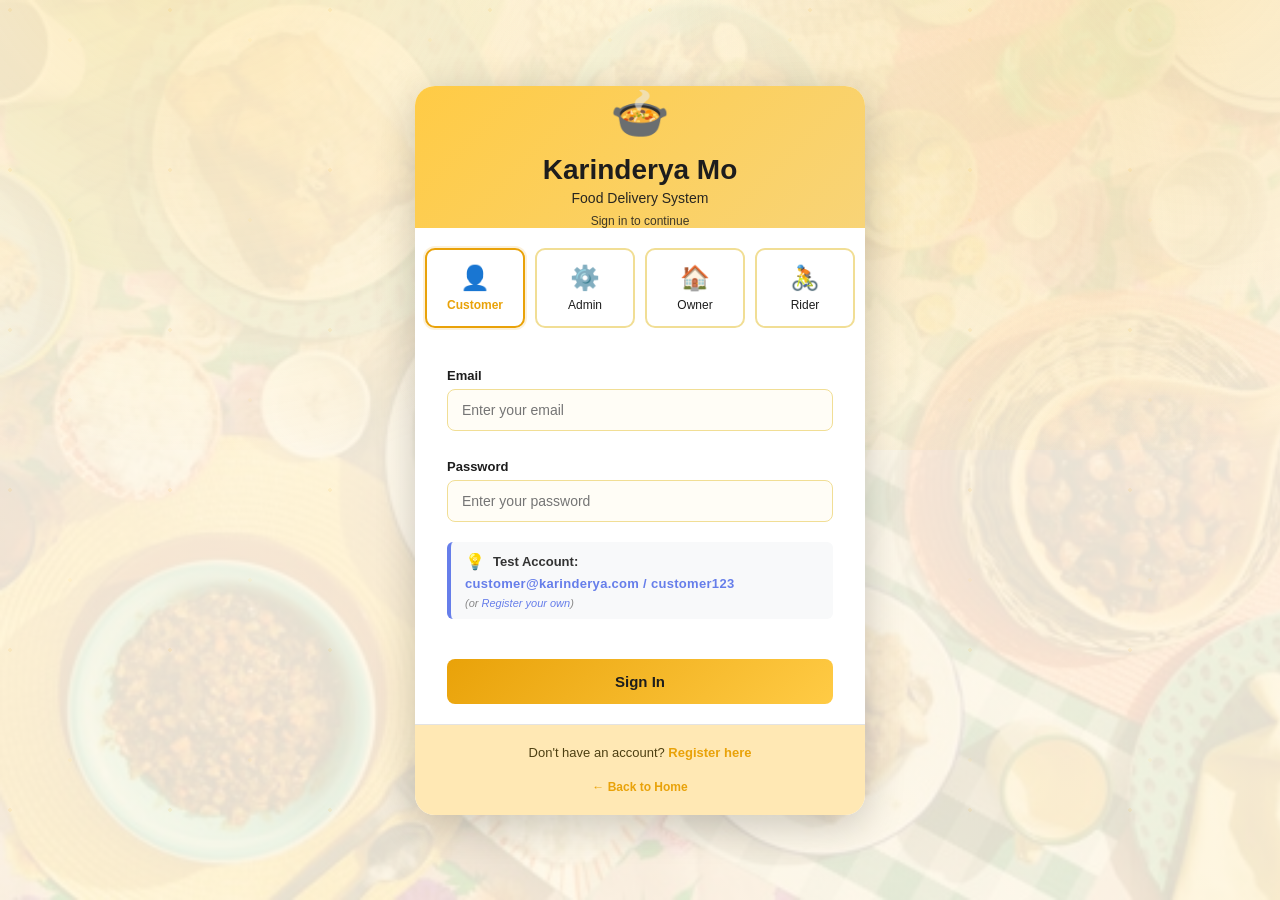
<file: PhCuisineSys/main/login.html>
<!DOCTYPE html>
<html lang="en">
<head>
  <meta charset="UTF-8">
  <meta name="viewport" content="width=device-width,initial-scale=1.0">
  <title>Login — Karinderya Mo</title>
  <link rel="stylesheet" href="../css/design.css">
  <link rel="stylesheet" href="../css/login.css">
</head>
<body class="login-body">
  <div class="login-wrapper">
    <div class="login-card">
      
      <div class="login-header">
        <div class="logo-icon">🍲</div>
        <h1 class="site-name">Karinderya Mo</h1>
        <p class="header-subtitle site-desc">Food Delivery System</p>
        <p class="header-text">Sign in to continue</p>
      </div>

      
      <div id="error-message" class="alert alert-danger" style="display:none;"></div>

      
      <div class="role-selector" style="display:flex; gap:10px; justify-content:center; flex-wrap:nowrap;">
        <button class="role-btn active" data-role="customer" style="flex:1 1 0; min-width:100px; max-width:140px;">
          <span class="role-icon">👤</span>
          <span>Customer</span>
        </button>
        <button class="role-btn" data-role="admin" style="flex:1 1 0; min-width:100px; max-width:140px;">
          <span class="role-icon">⚙️</span>
          <span>Admin</span>
        </button>
        <button class="role-btn" data-role="owner" style="flex:1 1 0; min-width:100px; max-width:140px;">
          <span class="role-icon">🏠</span>
          <span>Owner</span>
        </button>
        <button class="role-btn" data-role="rider" style="flex:1 1 0; min-width:100px; max-width:140px;">
          <span class="role-icon">🚴</span>
          <span>Rider</span>
        </button>
      </div>

      
      <form id="login-form">
        <div class="form-group" id="email-group">
          <label id="email-label">Email</label>
          <input type="text" id="email" placeholder="Enter your email" required>
        </div>
        <div class="form-group">
          <label>Password</label>
          <input type="password" id="password" placeholder="Enter your password" required>
        </div>

        
        <div id="test-creds" style="display: none; margin: -8px 0 16px; padding: 10px 14px; background: #f8f9fa; border-left: 4px solid #667eea; border-radius: 6px;">
          <div style="display: flex; align-items: center; gap: 8px; margin-bottom: 5px;">
            <span style="font-size: 16px;">💡</span>
            <span id="creds-label" style="font-weight: 600; color: #333; font-size: 13px;">Test Account:</span>
          </div>
          <div id="creds-text" style="font-family: 'Poppins', 'Segoe UI', Arial, sans-serif; color: #667eea; font-size: 13px; font-weight: 600; letter-spacing: 0.3px; margin-bottom: 6px;">
            customer@karinderya.com / customer123
          </div>
          <div id="register-link" style="font-size: 11px; color: #888; font-style: italic;">
            (or <a href="../register.php" style="color: #667eea; text-decoration: none;">Register your own</a>)
          </div>
        </div>

        <button type="submit" class="login-btn">Sign In</button>
      </form>

      
      <div class="login-footer">
        <p>Don't have an account? <a href="../register.php">Register here</a></p>
        <a href="../index.php" class="back-link">← Back to Home</a>
      </div>
    </div>
  </div>

  <script>
    let selectedRole = 'customer';

    const emailGroup = document.getElementById('email-group');
    const emailInput = document.getElementById('email');
    const emailLabel = document.getElementById('email-label');
    const testCredsBox = document.getElementById('test-creds');
    const credsText = document.getElementById('creds-text');
    const credsLabel = document.getElementById('creds-label');
    const registerLink = document.getElementById('register-link');
    const testCreds = {
      customer: 'customer@karinderya.com / customer123',
      rider: 'rider@karinderya.com / rider123',
      admin: 'admin123',
      owner: 'owner123'
    };
    document.querySelectorAll('.role-btn').forEach(btn => {
      btn.addEventListener('click', function() {
        document.querySelectorAll('.role-btn').forEach(b => b.classList.remove('active'));
        this.classList.add('active');
        selectedRole = this.dataset.role;
        testCredsBox.style.display = 'block';
        credsText.textContent = testCreds[selectedRole];
        if (selectedRole === 'customer' || selectedRole === 'rider') {
          credsLabel.textContent = 'Test Account:';
          registerLink.style.display = 'block';
        } else {
          credsLabel.textContent = 'Main Account:';
          registerLink.style.display = 'none';
        }
        if (selectedRole === 'admin' || selectedRole === 'owner') {
          emailGroup.style.display = 'none';
          emailInput.required = false;
          emailInput.value = '';
          document.getElementById('password').placeholder = selectedRole === 'admin' ? 'Admin password' : 'Owner password';
        } else {
          emailGroup.style.display = '';
          emailGroup.style.removeProperty('display');
          emailInput.required = true;
          emailLabel.textContent = 'Email';
          document.getElementById('password').placeholder = 'Enter your password';
        }
      });
    });
    testCredsBox.style.display = 'block';
    document.getElementById('login-form').addEventListener('submit', async function(e) {
      e.preventDefault();
      const email = document.getElementById('email').value.trim();
      const password = document.getElementById('password').value.trim();
      const errorMsg = document.getElementById('error-message');

      if(selectedRole !== 'admin' && selectedRole !== 'owner' && (!email || !password)) {
        errorMsg.textContent = 'Please fill in all fields.';
        errorMsg.style.display = 'block';
        return;
      }
      if((selectedRole === 'admin' || selectedRole === 'owner') && !password) {
        errorMsg.textContent = 'Please enter the password.';
        errorMsg.style.display = 'block';
        return;
      }
      const submitBtn = document.querySelector('.login-btn');
      const originalText = submitBtn.textContent;
      submitBtn.textContent = '⏳ Signing in...';
      submitBtn.disabled = true;

      try {
        const formData = new FormData();
        formData.append('email', email);
        formData.append('password', password);
        formData.append('role', selectedRole);

        const response = await fetch('login.php', {
          method: 'POST',
          body: formData
        });

        const result = await response.json();

        if (result.success) {
          errorMsg.style.display = 'none';
          errorMsg.textContent = result.message;
          setTimeout(() => {
            window.location.href = result.redirect;
          }, 500);
        } else {
          errorMsg.textContent = result.message;
          errorMsg.style.display = 'block';
          submitBtn.textContent = originalText;
          submitBtn.disabled = false;
        }
      } catch (error) {
        errorMsg.textContent = '❌ Network error: ' + error.message;
        errorMsg.style.display = 'block';
        submitBtn.textContent = originalText;
        submitBtn.disabled = false;
      }
    });
  </script>
  <script>
    (function(){
      function applySiteMeta(meta) {
        if (!meta) return;
        try {
          const m = typeof meta === 'string' ? JSON.parse(meta) : meta;
          if (m.site_name) {
            document.querySelectorAll('.site-name').forEach(el => el.textContent = m.site_name);
            document.title = (document.title.split('—')[0] || 'Login ') + '— ' + m.site_name;
          }
          if (m.site_description) {
            document.querySelectorAll('.site-desc').forEach(el => el.textContent = m.site_description);
          }
        } catch(e){}
      }
      applySiteMeta(localStorage.getItem('site_meta'));
      window.addEventListener('storage', (e) => {
        if (e.key === 'site_meta') applySiteMeta(e.newValue);
      });
    })();
  </script>
</body>
</html>
</file>
<file: PhCuisineSys/css/design.css>
@import url('../theme.php');

:root{
  
  --bg: var(--theme-bg, #fff9ea);
  --muted: var(--theme-muted, #ffe8b4);
  --card: #fff;
  
  
  --accent: var(--theme-primary, #ffcb45);
  --accent-2: var(--theme-secondary, #f8d477);
  --strong-accent: var(--theme-strong, #e9a209);
  
  
  --text: var(--theme-text, #1d1d1d);
  --radius: 12px;
}


body {
  margin: 0;
  font-family: 'Poppins', sans-serif; 
  background-color: var(--bg);
  color: var(--text);
}

.app {
  display: flex;
  flex-direction: column;
  min-height: 100vh;
}


header {
  display: flex;
  justify-content: space-between;
  align-items: center;
  
  background: linear-gradient(90deg, var(--accent), var(--accent-2)); 
  color: var(--text); 
  padding: 16px 32px; 
  position: sticky;
  top: 0;
  z-index: 100;
  box-shadow: 0 3px 6px rgba(0,0,0,0.1);
}

header .brand {
  display: flex;
  align-items: center;
  gap: 12px;
}

header .brand .logo {
  background-color: var(--strong-accent); 
  width: 50px;
  height: 50px;
  border-radius: 12px;
  display: flex;
  align-items: center;
  justify-content: center;
  font-weight: 700;
  font-size: 18px;
  color: var(--card); 
}

header h1 {
  margin: 0;
  font-size: 20px;
}

header p.lead {
  margin: 0;
  font-size: 12px;
  opacity: 0.8; 
}

header .actions {
  display: flex;
  align-items: center;
  gap: 8px;
}

header input.search {
  padding: 6px 10px;
  border-radius: 8px;
  border: none;
  outline: none;
  width: 180px;
  color: var(--text);
}


main {
  display: flex;
  flex: 1;
  gap: 24px;
  padding: 24px;
}


.category-section {
  width: 100%;
  margin-bottom: 20px;
}

.category-title {
  font-size: 20px;
  font-weight: 700;
  margin: 0 0 12px 0;
  padding-bottom: 6px;
  border-bottom: 3px solid var(--strong-accent); 
  display: inline-block;
}


.card {
  background-color: var(--card);
  border-radius: var(--radius);
  padding: 16px;
  display: flex;
  flex-direction: column;
  gap: 8px;
  box-shadow: 0 2px 8px rgba(0,0,0,0.1);
  transition: transform 0.2s, box-shadow 0.2s;
  overflow: hidden;
  height: 100%; 
}

.card:hover {
  transform: translateY(-4px);
  box-shadow: 0 8px 16px rgba(0,0,0,0.15);
}

.card .food-img {
  background-color: var(--muted);
  border-radius: var(--radius);
  height: 180px; 
  width: 100%;
  display: flex;
  align-items: center;
  justify-content: center;
  font-weight: 700;
  font-size: 60px; 
  color: var(--text);
  overflow: hidden;
  object-fit: cover;
  flex-shrink: 0;
}

.card .food-title {
  font-size: 18px;
  margin: 8px 0 0 0;
  font-weight: 700;
  line-height: 1.3;
  white-space: normal;
}

.card .food-desc { 
  font-size: 13px;
  color: #555;
  flex-grow: 1; 
  overflow: hidden;
  text-overflow: ellipsis;
  display: -webkit-box;
  -webkit-line-clamp: 2; 
  line-clamp: 2;
  -webkit-box-orient: vertical;
  margin-top: 4px;
}

.card-row {
  display: flex;
  justify-content: space-between;
  align-items: center;
  margin-top: auto;
  gap: 10px;
}

.card-row .food-price {
  font-weight: 800;
  font-size: 18px;
  white-space: nowrap;
}

.card-actions { 
  display: flex;
  gap: 8px;
  align-items: stretch;
}
.card-actions .btn,
.card-actions .buy-now {
  flex: 1 1 0;
  min-width: 0;
  text-align: center;
  padding: 10px 12px;
  white-space: nowrap;
}



.btn {
  background-color: var(--accent); 
  color: var(--text); 
  border: none;
  padding: 10px 18px; 
  border-radius: 8px; 
  cursor: pointer;
  font-weight: 700; 
  font-size: 15px; 
  transition: background 0.2s, transform 0.1s;
  white-space: nowrap;
}

.btn:disabled {
    background-color: #ccc !important;
    cursor: not-allowed;
    transform: none !important;
    box-shadow: none !important;
}

.btn:hover {
  background-color: var(--accent-2); 
  transform: translateY(-1px);
}

.btn.buy-now {
    background-color: var(--strong-accent); 
    color: var(--card); 
}

.btn.buy-now:hover {
    background-color: #c48c07; 
}

.icon-btn {
  background-color: var(--strong-accent); 
  border: 1px solid var(--card); 
  border-radius: 8px;
  padding: 8px 10px;
  cursor: pointer;
  color: var(--card); 
  font-weight: 600;
  text-decoration: none; 
  transition: background 0.2s;
}

.icon-btn:hover {
  background-color: #c48c07; 
}


footer {
  text-align: center;
  padding: 12px;
  font-size: 12px;
  color: #555;
  background-color: var(--muted);
}


.page-title {
  text-align: center;
  padding: 24px 12px;
  background-color: var(--bg);
}

.page-title h2 {
  font-family: 'Poppins', sans-serif; 
  font-size: 32px;
  font-weight: 700;
  margin: 0 0 8px 0;
}

.page-title .subtitle {
  font-size: 16px;
  color: #555;
  margin: 0;
}


.products-section {
  margin: 0 auto; 
  width: 100%; 
  padding: 0 12px;
}

.section-title {
  font-size: 20px;
  font-weight: 700;
  margin-bottom: 12px;
  border-bottom: 2px solid var(--strong-accent); 
  display: inline-block;
  padding-bottom: 4px;
}








.menu.grid {
  display: grid;
  
  
  grid-template-columns: repeat(auto-fit, minmax(280px, 1fr)); 
  gap: 20px; 
  padding: 0;
  
}

.menu.grid .card {
    
    height: auto; 
}



.products-container {
  display: flex;
  flex-direction: column; 
  gap: 40px; 
  padding: 24px; 
}





.cart-main {
  width: min(1320px, 100%);
  margin: 0 auto;
  padding: 12px 32px 32px;
}

.cart-container {
  width: 100%;
  display: grid;
  grid-template-columns: minmax(0, 1.2fr) minmax(0, 0.9fr);
  gap: 24px;
  align-items: flex-start;
}


.cart-details-col {
  display: flex;
  flex-direction: column;
  gap: 16px;
  background: var(--card);
  border-radius: var(--radius);
  padding: 18px 20px 14px;
  box-shadow: 0 6px 20px rgba(0,0,0,0.06);
}

.cart-list-wrapper {
  background-color: var(--card);
  border: 1px solid var(--muted);
  border-radius: var(--radius);
  padding: 16px;
  flex-grow: 1;
}

.cart-list {
  display: flex;
  flex-direction: column;
  gap: 14px;
  max-height: 480px;
  overflow-y: auto;
  overflow-x: hidden;
  padding-right: 10px; 
}

.cart-item {
  display: flex;
  justify-content: space-between;
  align-items: center;
  gap: 14px;
  padding: 12px 0;
  border-bottom: 1px dashed var(--muted);
}

.cart-item:last-child {
  border-bottom: none;
}

.cart-item-image {
  width: 74px;
  height: 74px;
  border-radius: 10px;
  overflow: hidden;
  border: 1px solid #ececec;
  flex-shrink: 0;
  background: #fff;
  display: flex;
  align-items: center;
  justify-content: center;
}

.cart-item-image img {
  width: 100%;
  height: 100%;
  object-fit: cover;
}

.cart-item .name {
  flex: 1;
  font-size: 16px;
  font-weight: 600;
}

.cart-item .name div {
  font-size: 14px;
  color: #666;
}

.cart-item .name small {
  display: block;
  margin-top: 4px;
  color: #8b8b8b;
  font-size: 13px;
}

.cart-item .qty {
  display: flex;
  align-items: center;
  gap: 6px;
}

.cart-item .qty button {
  width: 32px;
  height: 32px;
  border: none;
  background-color: var(--strong-accent); 
  color: #fff;
  font-weight: 700;
  border-radius: 4px;
  cursor: pointer;
  padding: 0;
  font-size: 18px;
  transition: background 0.2s;
}

.cart-item .qty button:hover {
  background-color: #c48c07; 
}

.cart-item .qty div {
  min-width: 24px;
  text-align: center;
  font-weight: 600;
}

.cart-item div:last-child {
  min-width: 90px;
  text-align: right;
  font-weight: 700;
  font-size: 16px;
}


.total-summary {
  margin-top: 10px;
  padding-top: 10px;
}

.total {
  display: flex;
  justify-content: space-between;
  font-weight: 800;
  font-size: 22px;
  padding: 14px 18px;
  background-color: var(--muted);
  border-radius: var(--radius);
  color: var(--strong-accent); 
}

.cart-actions-bottom {
  display: flex;
  justify-content: flex-end;
  margin-top: 10px;
}


.checkout-form-col {
  background-color: var(--card);
  border-radius: var(--radius);
  padding: 20px;
  box-shadow: 0 4px 12px rgba(0,0,0,0.05);
  height: fit-content; 
}

.checkout-form-col h3 {
  color: var(--strong-accent); 
  border-bottom: 2px solid var(--muted);
  padding-bottom: 8px;
  margin-top: 0;
  margin-bottom: 16px;
  font-size: 20px;
}

.form-group {
    display: flex;
    flex-direction: column;
    gap: 4px;
    margin-bottom: 12px;
}

.form-group label {
    font-size: 15px;
    font-weight: 600;
    color: #555;
}

.form-group input, .form-group textarea {
    padding: 12px 14px;
    border: 1px solid var(--muted);
    border-radius: 6px;
    font-size: 15px;
    outline: none;
    transition: border-color 0.2s;
    background-color: #F9F9F9;
}

.form-group input:focus, .form-group textarea:focus {
    border-color: var(--accent);
    background-color: var(--card);
}

.checkout-btn {
    width: 100%;
    margin-top: 15px;
}



@media (max-width: 900px) {
  .cart-container {
    grid-template-columns: 1fr; 
  }
}


@media (max-width: 768px) {
    header {
        padding: 10px 15px; 
        flex-wrap: wrap; 
    }

    header .actions {
        order: 10; 
        width: 100%;
        margin-top: 10px;
        justify-content: space-between;
    }

    header input.search {
        flex-grow: 1;
        width: auto;
    }

    .products-container {
        padding: 12px;
        gap: 30px;
    }

    .products-section {
        padding: 0;
    }
}


#qr-image {
  max-width: 340px !important;
    width: 100% !important;
    height: auto;
}


@keyframes floaty {
  0% { transform: translateY(0) translateX(0); }
  25% { transform: translateY(-6px) translateX(-2px); }
  50% { transform: translateY(0px) translateX(0); }
  75% { transform: translateY(4px) translateX(2px); }
  100% { transform: translateY(0) translateX(0); }
}

.card .float-wrap {
  display: block;
  width: 100%;
  height: 100%;
  animation: floaty 6s ease-in-out infinite;
  will-change: transform;
}
</file>
<file: PhCuisineSys/css/login.css>
@import url('../theme.php');

:root {
  --bg: var(--theme-bg, #fff9ea);
  --muted: var(--theme-muted, #ffe8b4);
  --card: #fff;
  --accent: var(--theme-primary, #ffcb45);
  --accent-2: var(--theme-secondary, #f8d477);
  --strong-accent: var(--theme-strong, #e9a209);
  --text: var(--theme-text, #1d1d1d);
}

.login-body {
  margin: 0;
  padding: 0;
  min-height: 100vh;
  background:
    linear-gradient(180deg, rgba(255, 249, 234, 0.94), rgba(255, 249, 234, 0.88)),
    url('../images/loginbg.jpg');
  background-size: cover;
  background-position: center;
  background-repeat: no-repeat;
  display: flex;
  justify-content: center;
  align-items: center;
  font-family: 'Poppins', sans-serif;
  color: var(--text);
  position: relative;
  overflow: hidden;
}

.login-body::before {
  content: "";
  position: absolute;
  inset: -30% -20% auto -20%;
  height: 80%;
  background:
    radial-gradient(circle at 25% 25%, rgba(255, 203, 69, 0.28) 0%, rgba(255, 203, 69, 0) 40%),
    radial-gradient(circle at 80% 30%, rgba(233, 162, 9, 0.22) 0%, rgba(233, 162, 9, 0) 35%),
    radial-gradient(circle at 60% 70%, rgba(248, 212, 119, 0.24) 0%, rgba(248, 212, 119, 0) 38%);
  filter: blur(0px);
  opacity: 0.9;
  pointer-events: none;
  z-index: 0;
  animation: float-blobs 16s ease-in-out infinite alternate;
}

.login-body::after {
  content: "";
  position: absolute;
  inset: 0;
  background-image:
    radial-gradient(circle at 10px 10px, rgba(233, 162, 9, 0.12) 2px, transparent 0),
    radial-gradient(circle at 70px 40px, rgba(255, 203, 69, 0.1) 1.8px, transparent 0);
  background-size: 160px 160px, 180px 180px;
  opacity: 0.8;
  pointer-events: none;
  z-index: 0;
  animation: drift 22s linear infinite;
}

.login-wrapper {
  width: 100%;
  padding: 20px;
  display: flex;
  justify-content: center;
  align-items: center;
  position: relative;
  z-index: 1;
}

.login-card {
  background-color: var(--card);
  border-radius: 20px;
  box-shadow: 0 10px 40px rgba(0,0,0,0.2);
  width: 100%;
  max-width: 450px;
  overflow: hidden;
  position: relative;
  z-index: 1;
}


.login-header {
  background: linear-gradient(135deg, var(--accent) 0%, var(--accent-2) 100%);
  color: var(--text);
  padding: 40px 32px 30px;
  text-align: center;
}

.login-header .logo-icon {
  font-size: 48px;
  margin-bottom: 12px;
  display: block;
}

.login-header h1 {
  margin: 0 0 4px 0;
  font-size: 28px;
  font-weight: 700;
}

.login-header .header-subtitle {
  margin: 0;
  font-size: 14px;
  opacity: 0.95;
  margin-bottom: 8px;
}

.login-header .header-text {
  margin: 0;
  font-size: 12px;
  opacity: 0.85;
}


.login-card > * {
  margin: 0;
  padding: 0 32px;
}

.login-card > *:first-of-type {
  padding-top: 0;
}

#error-message {
  margin-top: 20px;
  padding: 12px 16px;
  background-color: #fff7da;
  border: 1px solid var(--strong-accent);
  border-radius: 8px;
  color: #9c6a00;
  font-size: 13px;
  margin-bottom: 16px;
}


.role-selector {
  display: grid;
  grid-template-columns: repeat(3, 1fr);
  gap: 10px;
  padding: 20px 32px;
  background-color: var(--card);
}

.role-btn {
  display: flex;
  flex-direction: column;
  align-items: center;
  justify-content: center;
  gap: 6px;
  padding: 14px 10px;
  border: 2px solid #f1de95;
  background-color: var(--card);
  border-radius: 10px;
  cursor: pointer;
  transition: all 0.2s;
  font-size: 12px;
  font-weight: 500;
  color: var(--text);
}

.role-btn .role-icon {
  font-size: 24px;
}

.role-btn:hover {
  border-color: var(--accent);
  background-color: #fff4c7;
}

.role-btn.active {
  border-color: var(--strong-accent);
  background-color: var(--card);
  box-shadow: 0 0 0 2px rgba(233, 162, 9, 0.15);
  color: var(--strong-accent);
  font-weight: 600;
}


#login-form {
  padding: 20px 32px;
  display: flex;
  flex-direction: column;
  gap: 16px;
}

.form-group {
  display: flex;
  flex-direction: column;
  gap: 6px;
}

.form-group label {
  font-size: 13px;
  font-weight: 600;
  color: var(--text);
}

.form-group input {
  padding: 12px 14px;
  border: 1px solid #f1de95;
  border-radius: 8px;
  font-size: 14px;
  outline: none;
  transition: border-color 0.2s;
  background-color: #fffdf6;
}

.form-group input:focus {
  border-color: var(--strong-accent);
  background-color: var(--card);
}

.login-btn {
  background: linear-gradient(135deg, var(--strong-accent) 0%, var(--accent) 100%);
  color: var(--text);
  border: none;
  padding: 14px 24px;
  border-radius: 8px;
  font-size: 15px;
  font-weight: 700;
  cursor: pointer;
  transition: all 0.2s;
  margin-top: 8px;
}

.login-btn:hover {
  transform: translateY(-2px);
  box-shadow: 0 6px 20px rgba(233, 162, 9, 0.35);
}

.login-btn:active {
  transform: translateY(0);
}


.login-footer {
  padding: 20px 32px !important;
  text-align: center;
  border-top: 1px solid #E3E3E3;
  background-color: var(--muted);
}

.login-footer p {
  margin: 0 0 12px 0;
  font-size: 13px;
  color: #4d3f12;
}

.login-footer a {
  color: var(--strong-accent);
  text-decoration: none;
  font-weight: 600;
  transition: color 0.2s;
}

.login-footer a:hover {
  color: #c48c07;
  text-decoration: underline;
}

.back-link {
  display: inline-block;
  margin-top: 8px;
  font-size: 12px;
}

@keyframes float-blobs {
  0% { transform: translate3d(0, 0, 0) scale(1); }
  50% { transform: translate3d(10px, -12px, 0) scale(1.02); }
  100% { transform: translate3d(-12px, 8px, 0) scale(1); }
}

@keyframes drift {
  0% { transform: translate3d(0, 0, 0); }
  100% { transform: translate3d(40px, 30px, 0); }
}


@media(max-width: 768px) {
  .login-body {
    padding: 16px;
    align-items: flex-start;
    overflow-y: auto;
  }

  .login-wrapper {
    width: 100%;
    padding: 16px 0;
  }

  .login-card {
    max-width: 100%;
    width: 100%;
    margin: 0;
    padding: 24px 16px;
    border-radius: 16px;
    box-shadow: 0 8px 24px rgba(0, 0, 0, 0.12);
  }

  .login-header {
    padding: 16px 0 20px;
  }

  .login-header h1 {
    font-size: 26px;
  }

  .login-header .header-subtitle {
    font-size: 13px;
  }

  .login-header .header-text {
    font-size: 12px;
  }

  .logo-icon {
    width: 50px;
    height: 50px;
    font-size: 28px;
  }

  
  .role-selector {
    gap: 6px !important;
    margin-bottom: 16px !important;
    flex-wrap: wrap;
  }

  .role-btn {
    flex: 1 1 calc(50% - 3px) !important;
    min-width: 0 !important;
    max-width: none !important;
    padding: 12px 8px !important;
    font-size: 12px !important;
  }

  .role-btn .role-icon {
    font-size: 18px;
  }

  
  #test-creds {
    margin: 12px 0 16px !important;
    padding: 10px 12px !important;
  }

  #test-creds > div:first-child {
    margin-bottom: 4px;
  }

  #creds-text {
    font-size: 12px !important;
    line-height: 1.5;
    word-break: break-word;
  }

  
  .form-group {
    margin-bottom: 16px;
  }

  .form-group label {
    font-size: 13px;
    margin-bottom: 6px;
  }

  .form-group input {
    font-size: 14px;
    padding: 12px 14px;
  }

  .login-btn {
    padding: 13px 20px;
    font-size: 15px;
  }

  
  .login-footer {
    padding: 16px 0;
    font-size: 12px;
  }

  .login-footer p {
    margin-bottom: 10px;
  }

  
  .alert {
    font-size: 12px;
    padding: 10px 12px;
    margin-bottom: 12px;
  }
}

@media(max-width: 480px) {
  .login-card {
    padding: 20px 12px;
  }

  .login-header h1 {
    font-size: 24px;
  }

  .role-btn {
    padding: 10px 6px !important;
    font-size: 11px !important;
  }

  #creds-text {
    font-size: 11px !important;
  }

  .form-group input {
    font-size: 13px;
    padding: 11px 12px;
  }

  .login-btn {
    font-size: 14px;
  }
}
</file>
